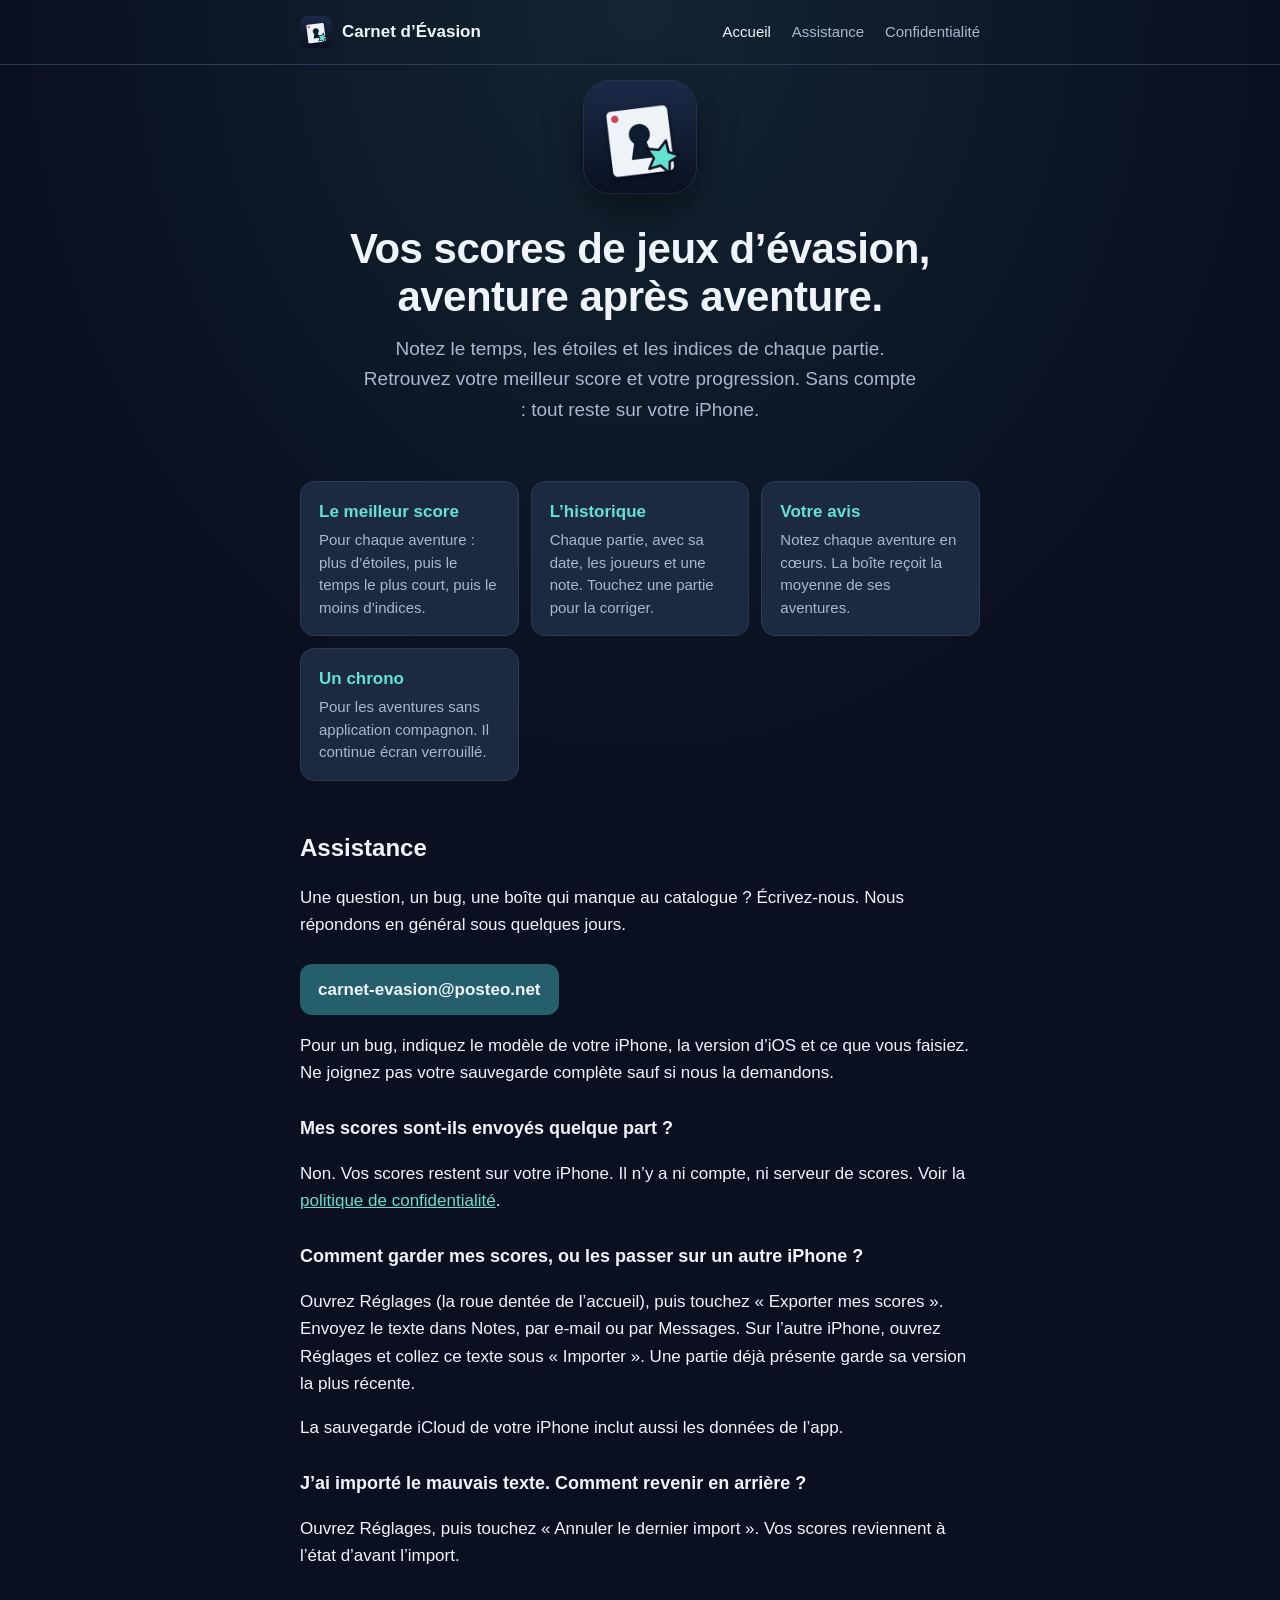
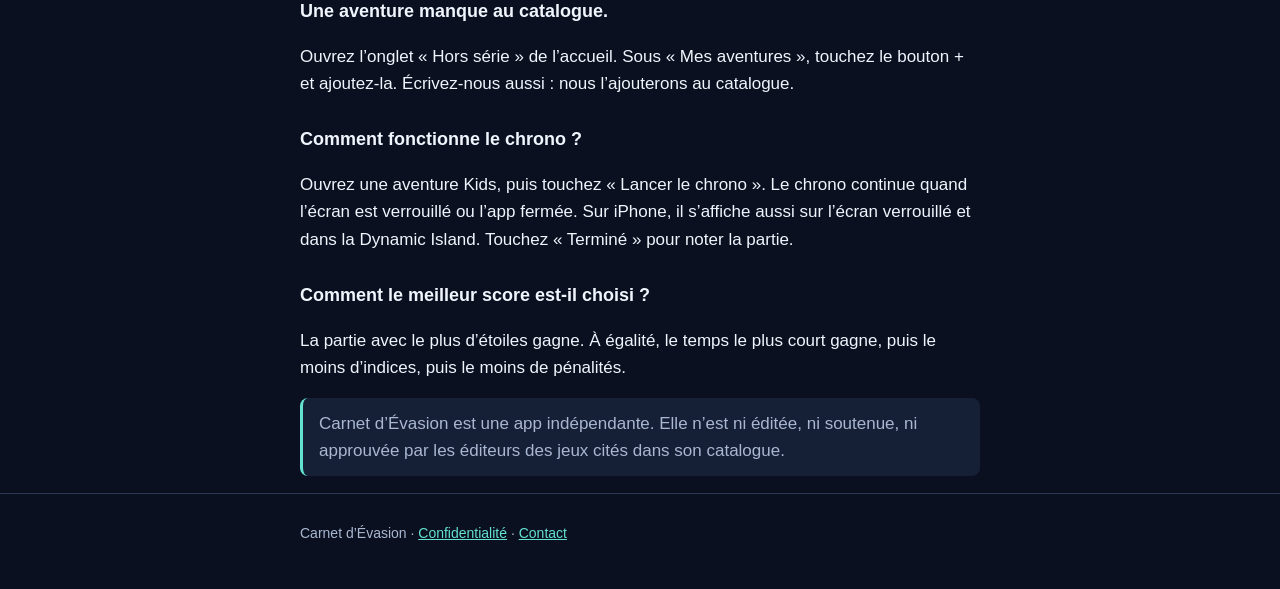
<file: index.html>
<!doctype html>
<html lang="fr">
<head>
  <meta charset="utf-8">
  <meta name="viewport" content="width=device-width, initial-scale=1">
  <title>Carnet d’Évasion : vos scores de jeux d’évasion</title>
  <meta name="description" content="Carnet d’Évasion garde les scores de vos jeux d’évasion sur table, aventure après aventure. Sans compte : vos scores restent sur votre iPhone.">
  <link rel="icon" href="assets/icon.png" type="image/png">
  <link rel="stylesheet" href="assets/site.css">
</head>
<body>
  <header class="bar">
    <div class="wrap">
      <a class="brand" href="./"><img src="assets/icon.png" alt="">Carnet d’Évasion</a>
      <nav aria-label="Navigation principale">
        <a href="./" aria-current="page">Accueil</a>
        <a href="#assistance">Assistance</a>
        <a href="confidentialite/">Confidentialité</a>
      </nav>
    </div>
  </header>

  <main class="wrap">
    <section class="hero">
      <img src="assets/icon.png" alt="Icône de Carnet d’Évasion" width="112" height="112">
      <h1>Vos scores de jeux d’évasion, aventure après aventure.</h1>
      <p class="lead">Notez le temps, les étoiles et les indices de chaque partie. Retrouvez votre meilleur score et votre progression. Sans compte : tout reste sur votre iPhone.</p>
    </section>

    <div class="cards">
      <div class="card"><b>Le meilleur score</b><p>Pour chaque aventure : plus d’étoiles, puis le temps le plus court, puis le moins d’indices.</p></div>
      <div class="card"><b>L’historique</b><p>Chaque partie, avec sa date, les joueurs et une note. Touchez une partie pour la corriger.</p></div>
      <div class="card"><b>Votre avis</b><p>Notez chaque aventure en cœurs. La boîte reçoit la moyenne de ses aventures.</p></div>
      <div class="card"><b>Un chrono</b><p>Pour les aventures sans application compagnon. Il continue écran verrouillé.</p></div>
    </div>

    <h2 id="assistance">Assistance</h2>
    <p>Une question, un bug, une boîte qui manque au catalogue ? Écrivez-nous. Nous répondons en général sous quelques jours.</p>
    <a class="mail" href="mailto:carnet-evasion@posteo.net">carnet-evasion@posteo.net</a>
    <p>Pour un bug, indiquez le modèle de votre iPhone, la version d’iOS et ce que vous faisiez. Ne joignez pas votre sauvegarde complète sauf si nous la demandons.</p>

    <h3>Mes scores sont-ils envoyés quelque part ?</h3>
    <p>Non. Vos scores restent sur votre iPhone. Il n’y a ni compte, ni serveur de scores. Voir la <a href="confidentialite/">politique de confidentialité</a>.</p>

    <h3>Comment garder mes scores, ou les passer sur un autre iPhone ?</h3>
    <p>Ouvrez Réglages (la roue dentée de l’accueil), puis touchez « Exporter mes scores ». Envoyez le texte dans Notes, par e-mail ou par Messages. Sur l’autre iPhone, ouvrez Réglages et collez ce texte sous « Importer ». Une partie déjà présente garde sa version la plus récente.</p>
    <p>La sauvegarde iCloud de votre iPhone inclut aussi les données de l’app.</p>

    <h3>J’ai importé le mauvais texte. Comment revenir en arrière ?</h3>
    <p>Ouvrez Réglages, puis touchez « Annuler le dernier import ». Vos scores reviennent à l’état d’avant l’import.</p>

    <h3>Une aventure manque au catalogue.</h3>
    <p>Ouvrez l’onglet « Hors série » de l’accueil. Sous « Mes aventures », touchez le bouton + et ajoutez-la. Écrivez-nous aussi : nous l’ajouterons au catalogue.</p>

    <h3>Comment fonctionne le chrono ?</h3>
    <p>Ouvrez une aventure Kids, puis touchez « Lancer le chrono ». Le chrono continue quand l’écran est verrouillé ou l’app fermée. Sur iPhone, il s’affiche aussi sur l’écran verrouillé et dans la Dynamic Island. Touchez « Terminé » pour noter la partie.</p>

    <h3>Comment le meilleur score est-il choisi ?</h3>
    <p>La partie avec le plus d’étoiles gagne. À égalité, le temps le plus court gagne, puis le moins d’indices, puis le moins de pénalités.</p>

    <p class="note">Carnet d’Évasion est une app indépendante. Elle n’est ni éditée, ni soutenue, ni approuvée par les éditeurs des jeux cités dans son catalogue.</p>
  </main>

  <footer>
    <div class="wrap">
      <p>Carnet d’Évasion · <a href="confidentialite/">Confidentialité</a> · <a href="mailto:carnet-evasion@posteo.net">Contact</a></p>
    </div>
  </footer>
</body>
</html>
</file>
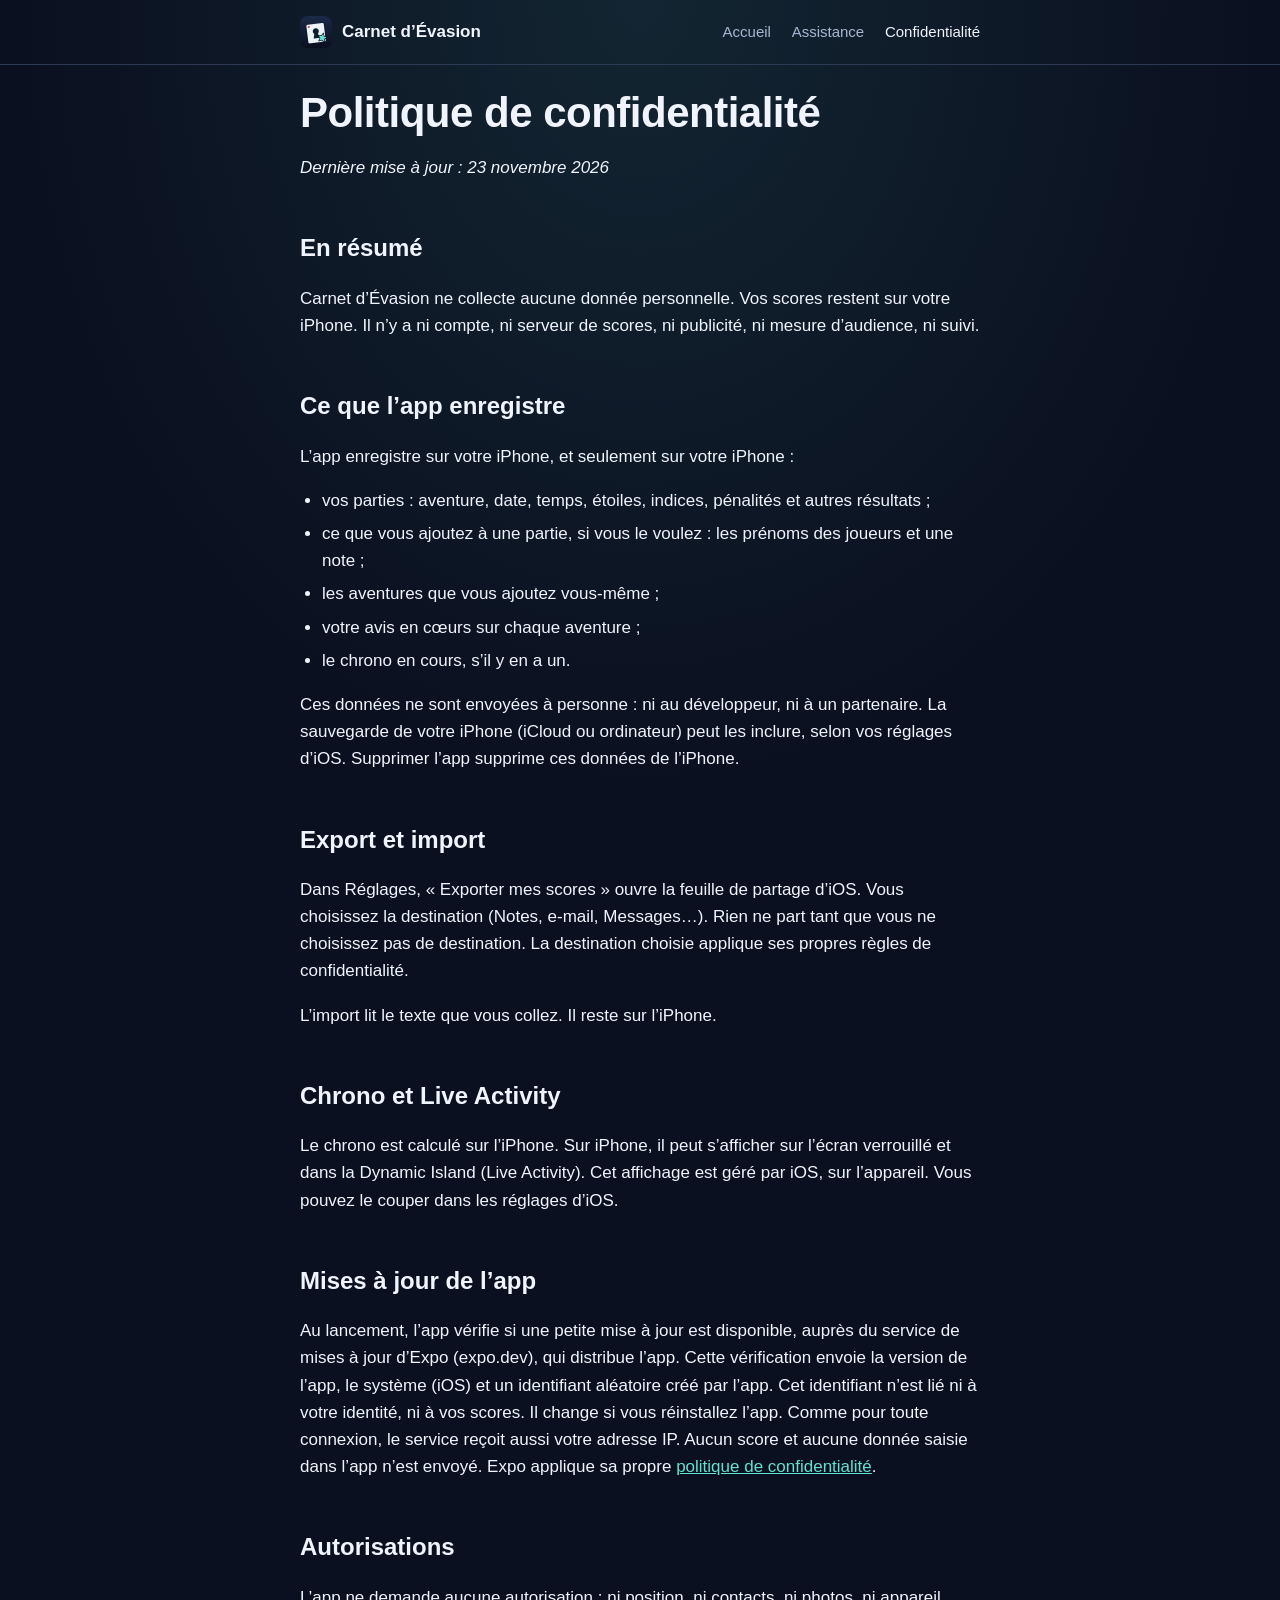
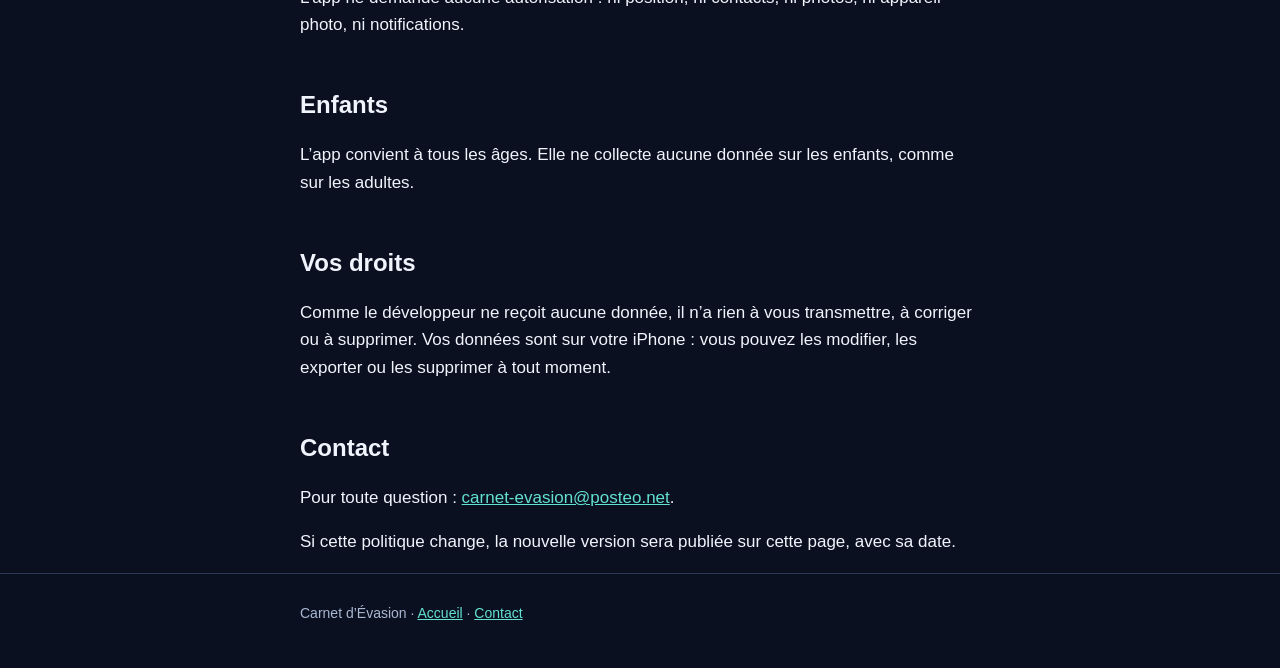
<file: confidentialite/index.html>
<!doctype html>
<html lang="fr">
<head>
  <meta charset="utf-8">
  <meta name="viewport" content="width=device-width, initial-scale=1">
  <title>Politique de confidentialité · Carnet d’Évasion</title>
  <meta name="description" content="Carnet d’Évasion ne collecte aucune donnée personnelle. Vos scores restent sur votre iPhone.">
  <link rel="icon" href="../assets/icon.png" type="image/png">
  <link rel="stylesheet" href="../assets/site.css">
</head>
<body>
  <header class="bar">
    <div class="wrap">
      <a class="brand" href="../"><img src="../assets/icon.png" alt="">Carnet d’Évasion</a>
      <nav aria-label="Navigation principale">
        <a href="../">Accueil</a>
        <a href="../#assistance">Assistance</a>
        <a href="./" aria-current="page">Confidentialité</a>
      </nav>
    </div>
  </header>

  <main class="wrap">
    <h1>Politique de confidentialité</h1>
    <p><em>Dernière mise à jour : 23 novembre 2026</em></p>

    <h2>En résumé</h2>
    <p>Carnet d’Évasion ne collecte aucune donnée personnelle. Vos scores restent sur votre iPhone. Il n’y a ni compte, ni serveur de scores, ni publicité, ni mesure d’audience, ni suivi.</p>

    <h2>Ce que l’app enregistre</h2>
    <p>L’app enregistre sur votre iPhone, et seulement sur votre iPhone :</p>
    <ul>
      <li>vos parties : aventure, date, temps, étoiles, indices, pénalités et autres résultats ;</li>
      <li>ce que vous ajoutez à une partie, si vous le voulez : les prénoms des joueurs et une note ;</li>
      <li>les aventures que vous ajoutez vous-même ;</li>
      <li>votre avis en cœurs sur chaque aventure ;</li>
      <li>le chrono en cours, s’il y en a un.</li>
    </ul>
    <p>Ces données ne sont envoyées à personne : ni au développeur, ni à un partenaire. La sauvegarde de votre iPhone (iCloud ou ordinateur) peut les inclure, selon vos réglages d’iOS. Supprimer l’app supprime ces données de l’iPhone.</p>

    <h2>Export et import</h2>
    <p>Dans Réglages, « Exporter mes scores » ouvre la feuille de partage d’iOS. Vous choisissez la destination (Notes, e-mail, Messages…). Rien ne part tant que vous ne choisissez pas de destination. La destination choisie applique ses propres règles de confidentialité.</p>
    <p>L’import lit le texte que vous collez. Il reste sur l’iPhone.</p>

    <h2>Chrono et Live Activity</h2>
    <p>Le chrono est calculé sur l’iPhone. Sur iPhone, il peut s’afficher sur l’écran verrouillé et dans la Dynamic Island (Live Activity). Cet affichage est géré par iOS, sur l’appareil. Vous pouvez le couper dans les réglages d’iOS.</p>

    <h2>Mises à jour de l’app</h2>
    <p>Au lancement, l’app vérifie si une petite mise à jour est disponible, auprès du service de mises à jour d’Expo (expo.dev), qui distribue l’app. Cette vérification envoie la version de l’app, le système (iOS) et un identifiant aléatoire créé par l’app. Cet identifiant n’est lié ni à votre identité, ni à vos scores. Il change si vous réinstallez l’app. Comme pour toute connexion, le service reçoit aussi votre adresse IP. Aucun score et aucune donnée saisie dans l’app n’est envoyé. Expo applique sa propre <a href="https://expo.dev/privacy">politique de confidentialité</a>.</p>

    <h2>Autorisations</h2>
    <p>L’app ne demande aucune autorisation : ni position, ni contacts, ni photos, ni appareil photo, ni notifications.</p>

    <h2>Enfants</h2>
    <p>L’app convient à tous les âges. Elle ne collecte aucune donnée sur les enfants, comme sur les adultes.</p>

    <h2>Vos droits</h2>
    <p>Comme le développeur ne reçoit aucune donnée, il n’a rien à vous transmettre, à corriger ou à supprimer. Vos données sont sur votre iPhone : vous pouvez les modifier, les exporter ou les supprimer à tout moment.</p>

    <h2>Contact</h2>
    <p>Pour toute question : <a href="mailto:carnet-evasion@posteo.net">carnet-evasion@posteo.net</a>.</p>
    <p>Si cette politique change, la nouvelle version sera publiée sur cette page, avec sa date.</p>
  </main>

  <footer>
    <div class="wrap">
      <p>Carnet d’Évasion · <a href="../">Accueil</a> · <a href="mailto:carnet-evasion@posteo.net">Contact</a></p>
    </div>
  </footer>
</body>
</html>
</file>
<file: assets/site.css>
/* Site de Carnet d’Évasion : mêmes couleurs que l’app (src/theme.js). */
:root {
  --bg: #0a1020; --raised: #151f36; --line: #2c3a58; --ink: #f0f4fc; --muted: #a9b7d1;
  --surface: #1b2941; --accent: #63e1d1; --red: #d0455b;
}
* { box-sizing: border-box; }
html { -webkit-text-size-adjust: 100%; }
body {
  margin: 0; background: var(--bg); color: var(--ink);
  font: 17px/1.6 -apple-system, BlinkMacSystemFont, "Segoe UI", Roboto, sans-serif;
  background-image: radial-gradient(70% 50% at 50% 0%, rgba(99, 225, 209, .10), transparent 70%);
}
a { color: var(--accent); }
.wrap { max-width: 720px; margin: 0 auto; padding: 0 20px; }
header.bar { border-bottom: 1px solid var(--line); }
header.bar .wrap { display: flex; align-items: center; justify-content: space-between; gap: 12px; min-height: 64px; flex-wrap: wrap; }
.brand { display: flex; align-items: center; gap: 10px; color: var(--ink); text-decoration: none; font-weight: 800; }
.brand img { width: 32px; height: 32px; border-radius: 8px; }
nav a { margin-left: 16px; color: var(--muted); text-decoration: none; font-size: 15px; }
nav a[aria-current] { color: var(--ink); }
main { padding: 40px 0 64px; }
.hero { text-align: center; padding: 16px 0 24px; }
.hero img { width: 112px; height: 112px; border-radius: 26px; box-shadow: 0 16px 40px rgba(0, 0, 0, .45), 0 0 0 1px var(--line); }
h1 { font-size: clamp(30px, 7vw, 42px); line-height: 1.15; margin: 24px 0 12px; letter-spacing: -.5px; }
.lead { font-size: 19px; color: var(--muted); margin: 0 auto; max-width: 560px; }
h2 { font-size: 24px; margin: 48px 0 12px; }
h3 { font-size: 18px; margin: 28px 0 4px; }
.cards { display: grid; grid-template-columns: repeat(auto-fit, minmax(200px, 1fr)); gap: 12px; margin-top: 32px; }
.card { background: var(--surface); border: 1px solid var(--line); border-radius: 14px; padding: 16px 18px; }
.card b { display: block; color: var(--accent); margin-bottom: 4px; }
.card p { margin: 0; color: var(--muted); font-size: 15px; line-height: 1.5; }
.note { background: var(--raised); border-left: 3px solid var(--accent); border-radius: 8px; padding: 12px 16px; color: var(--muted); }
.mail { display: inline-block; margin-top: 8px; padding: 12px 18px; border-radius: 12px; background: #245f6b; color: var(--ink); text-decoration: none; font-weight: 700; word-break: break-all; }
footer { border-top: 1px solid var(--line); color: var(--muted); font-size: 14px; padding: 24px 0 40px; }
footer p { margin: 4px 0; }
ul { padding-left: 22px; }
li { margin: 6px 0; }
</file>
